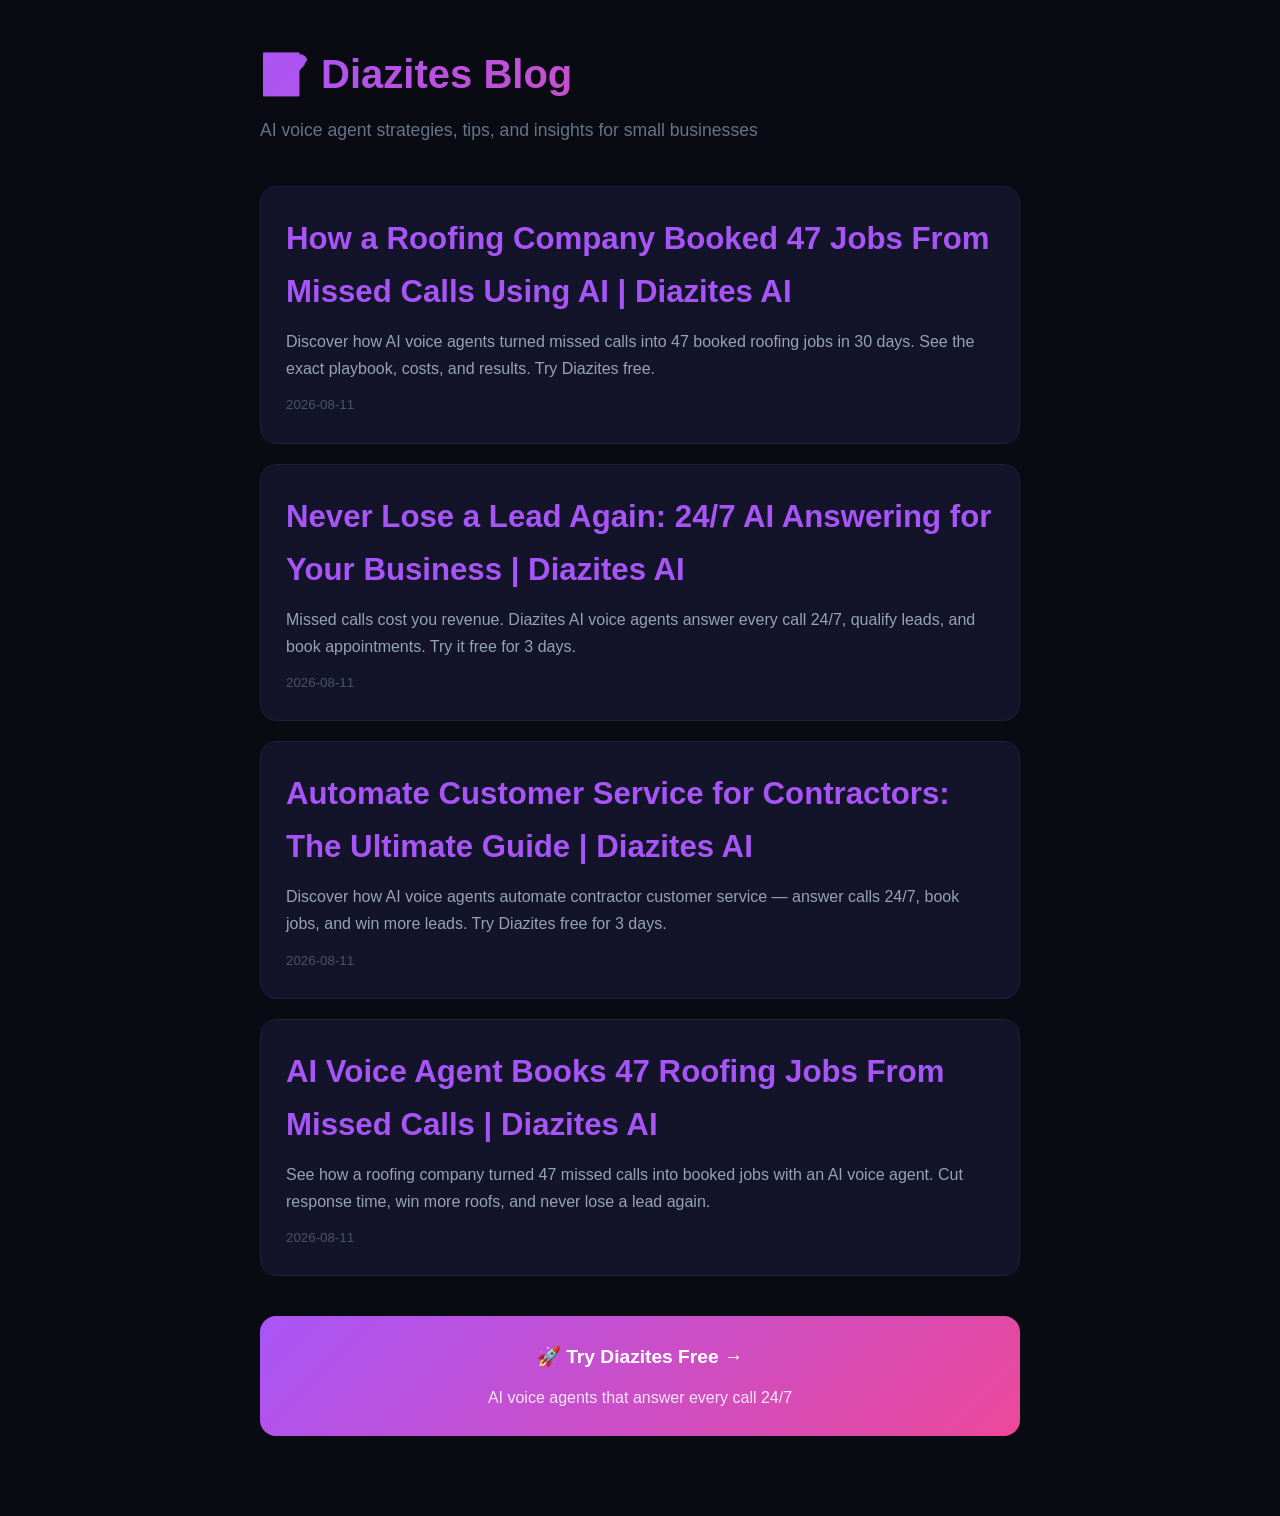
<file: static/blog/index.html>
<!DOCTYPE html>
<html lang="en">
<head>
<meta charset="UTF-8">
<meta name="viewport" content="width=device-width, initial-scale=1.0">
<title>Blog | Diazites AI — AI Voice Agents Insights</title>
<meta name="description" content="AI voice agent tips, strategies, and case studies for small businesses. Learn how to automate calls and never miss a lead.">
<style>
*{margin:0;padding:0;box-sizing:border-box}
body{font-family:-apple-system,BlinkMacSystemFont,'Segoe UI',sans-serif;background:#0a0a12;color:#e2e8f0;line-height:1.7}
.container{max-width:800px;margin:0 auto;padding:40px 20px}
h1{font-size:2.5em;margin-bottom:8px;background:linear-gradient(135deg,#a855f7,#ec4899);-webkit-background-clip:text;-webkit-text-fill-color:transparent}
.subtitle{color:#64748b;font-size:1.1em;margin-bottom:40px}
.cta{background:linear-gradient(135deg,#a855f7,#ec4899);padding:25px;border-radius:16px;text-align:center;margin:40px 0}
.cta a{color:white;font-weight:bold;font-size:1.2em;text-decoration:none}
</style>
</head>
<body>
<div class="container">
<h1>📝 Diazites Blog</h1>
<p class="subtitle">AI voice agent strategies, tips, and insights for small businesses</p>
<article style="background:#13132a;border:1px solid #1e1e3e;border-radius:16px;padding:25px;margin-bottom:20px">
<h2 style="margin:0 0 10px"><a href="/blog/2026-08-11-roofing-company-booked-47-jobs-missed-calls-ai.html" style="color:#a855f7;text-decoration:none;font-size:1.3em">How a Roofing Company Booked 47 Jobs From Missed Calls Using AI | Diazites AI</a></h2>
<p style="color:#94a3b8;margin:0 0 8px">Discover how AI voice agents turned missed calls into 47 booked roofing jobs in 30 days. See the exact playbook, costs, and results. Try Diazites free.</p>
<small style="color:#475569">2026-08-11</small>
</article><article style="background:#13132a;border:1px solid #1e1e3e;border-radius:16px;padding:25px;margin-bottom:20px">
<h2 style="margin:0 0 10px"><a href="/blog/2026-08-11-never-lose-a-lead-again-247-ai-answering.html" style="color:#a855f7;text-decoration:none;font-size:1.3em">Never Lose a Lead Again: 24/7 AI Answering for Your Business | Diazites AI</a></h2>
<p style="color:#94a3b8;margin:0 0 8px">Missed calls cost you revenue. Diazites AI voice agents answer every call 24/7, qualify leads, and book appointments. Try it free for 3 days.</p>
<small style="color:#475569">2026-08-11</small>
</article><article style="background:#13132a;border:1px solid #1e1e3e;border-radius:16px;padding:25px;margin-bottom:20px">
<h2 style="margin:0 0 10px"><a href="/blog/2026-08-11-automate-customer-service-contractors.html" style="color:#a855f7;text-decoration:none;font-size:1.3em">Automate Customer Service for Contractors: The Ultimate Guide | Diazites AI</a></h2>
<p style="color:#94a3b8;margin:0 0 8px">Discover how AI voice agents automate contractor customer service — answer calls 24/7, book jobs, and win more leads. Try Diazites free for 3 days.</p>
<small style="color:#475569">2026-08-11</small>
</article><article style="background:#13132a;border:1px solid #1e1e3e;border-radius:16px;padding:25px;margin-bottom:20px">
<h2 style="margin:0 0 10px"><a href="/blog/2026-08-11-ai-voice-agent-roofing-missed-calls-47-jobs.html" style="color:#a855f7;text-decoration:none;font-size:1.3em">AI Voice Agent Books 47 Roofing Jobs From Missed Calls | Diazites AI</a></h2>
<p style="color:#94a3b8;margin:0 0 8px">See how a roofing company turned 47 missed calls into booked jobs with an AI voice agent. Cut response time, win more roofs, and never lose a lead again.</p>
<small style="color:#475569">2026-08-11</small>
</article>
<div class="cta">
  <a href="https://diazites.online">🚀 Try Diazites Free →</a>
  <p style="color:rgba(255,255,255,0.85);margin-top:10px">AI voice agents that answer every call 24/7</p>
</div>
</div>
</body>
</html>
</file>
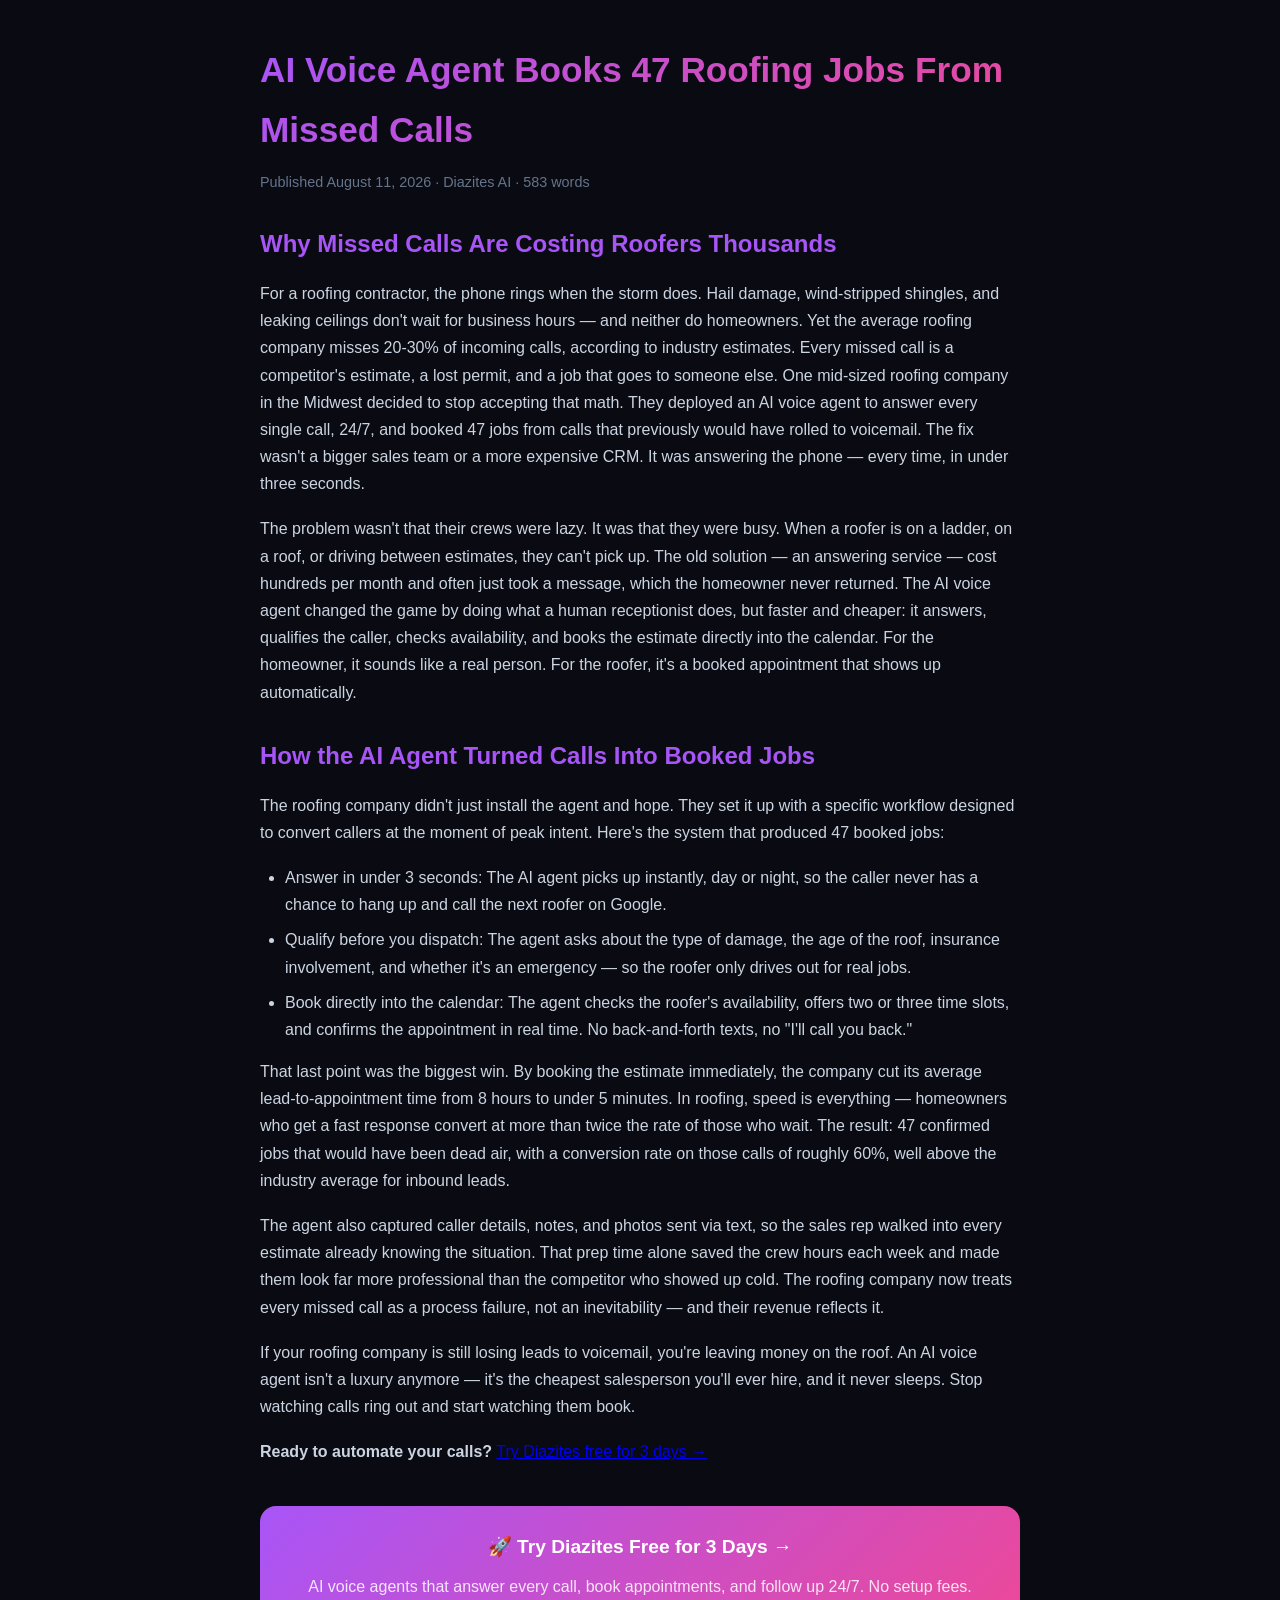
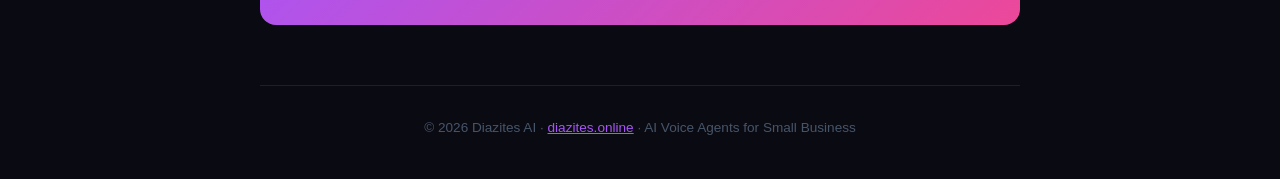
<file: static/blog/2026-08-11-ai-voice-agent-roofing-missed-calls-47-jobs.html>
<!DOCTYPE html>
<html lang="en">
<head>
<meta charset="UTF-8">
<meta name="viewport" content="width=device-width, initial-scale=1.0">
<title>AI Voice Agent Books 47 Roofing Jobs From Missed Calls | Diazites AI</title>
<meta name="description" content="See how a roofing company turned 47 missed calls into booked jobs with an AI voice agent. Cut response time, win more roofs, and never lose a lead again.">
<meta name="keywords" content="AI voice agent for roofing, missed call AI, roofing lead response, AI answering service, roofing contractor automation">
<meta property="og:title" content="AI Voice Agent Books 47 Roofing Jobs From Missed Calls">
<meta property="og:description" content="See how a roofing company turned 47 missed calls into booked jobs with an AI voice agent. Cut response time, win more roofs, and never lose a lead again.">
<meta property="og:url" content="https://diazites.online/blog/2026-08-11-ai-voice-agent-roofing-missed-calls-47-jobs.html">
<meta property="og:type" content="article">
<link rel="canonical" href="https://diazites.online/blog/2026-08-11-ai-voice-agent-roofing-missed-calls-47-jobs.html">
<style>
  *{margin:0;padding:0;box-sizing:border-box}
  body{font-family:-apple-system,BlinkMacSystemFont,'Segoe UI',sans-serif;background:#0a0a12;color:#e2e8f0;line-height:1.7}
  .container{max-width:800px;margin:0 auto;padding:40px 20px}
  h1{font-size:2.2em;margin-bottom:10px;background:linear-gradient(135deg,#a855f7,#ec4899);-webkit-background-clip:text;-webkit-text-fill-color:transparent}
  h2{font-size:1.5em;margin:30px 0 15px;color:#a855f7}
  p{margin-bottom:18px;color:#cbd5e1}
  ul{margin:15px 0 15px 25px}
  li{margin-bottom:8px;color:#cbd5e1}
  .meta{color:#64748b;font-size:0.9em;margin-bottom:30px}
  .cta{background:linear-gradient(135deg,#a855f7,#ec4899);padding:25px;border-radius:16px;text-align:center;margin:40px 0}
  .cta a{color:white;font-weight:bold;font-size:1.2em;text-decoration:none}
  .cta p{color:rgba(255,255,255,0.85);margin:10px 0 0}
  .footer{text-align:center;color:#475569;font-size:0.85em;margin-top:60px;padding-top:30px;border-top:1px solid #1e1e2e}
</style>
</head>
<body>
<div class="container">
<h1>AI Voice Agent Books 47 Roofing Jobs From Missed Calls</h1>
<div class="meta">Published August 11, 2026 · Diazites AI · 583 words</div>
<h2>Why Missed Calls Are Costing Roofers Thousands</h2>
<p>For a roofing contractor, the phone rings when the storm does. Hail damage, wind-stripped shingles, and leaking ceilings don't wait for business hours — and neither do homeowners. Yet the average roofing company misses 20-30% of incoming calls, according to industry estimates. Every missed call is a competitor's estimate, a lost permit, and a job that goes to someone else. One mid-sized roofing company in the Midwest decided to stop accepting that math. They deployed an AI voice agent to answer every single call, 24/7, and booked 47 jobs from calls that previously would have rolled to voicemail. The fix wasn't a bigger sales team or a more expensive CRM. It was answering the phone — every time, in under three seconds.</p>
<p>The problem wasn't that their crews were lazy. It was that they were busy. When a roofer is on a ladder, on a roof, or driving between estimates, they can't pick up. The old solution — an answering service — cost hundreds per month and often just took a message, which the homeowner never returned. The AI voice agent changed the game by doing what a human receptionist does, but faster and cheaper: it answers, qualifies the caller, checks availability, and books the estimate directly into the calendar. For the homeowner, it sounds like a real person. For the roofer, it's a booked appointment that shows up automatically.</p>
<h2>How the AI Agent Turned Calls Into Booked Jobs</h2>
<p>The roofing company didn't just install the agent and hope. They set it up with a specific workflow designed to convert callers at the moment of peak intent. Here's the system that produced 47 booked jobs:</p>
<ul><li>Answer in under 3 seconds: The AI agent picks up instantly, day or night, so the caller never has a chance to hang up and call the next roofer on Google.</li><li>Qualify before you dispatch: The agent asks about the type of damage, the age of the roof, insurance involvement, and whether it's an emergency — so the roofer only drives out for real jobs.</li><li>Book directly into the calendar: The agent checks the roofer's availability, offers two or three time slots, and confirms the appointment in real time. No back-and-forth texts, no "I'll call you back."</li></ul>
<p>That last point was the biggest win. By booking the estimate immediately, the company cut its average lead-to-appointment time from 8 hours to under 5 minutes. In roofing, speed is everything — homeowners who get a fast response convert at more than twice the rate of those who wait. The result: 47 confirmed jobs that would have been dead air, with a conversion rate on those calls of roughly 60%, well above the industry average for inbound leads.</p>
<p>The agent also captured caller details, notes, and photos sent via text, so the sales rep walked into every estimate already knowing the situation. That prep time alone saved the crew hours each week and made them look far more professional than the competitor who showed up cold. The roofing company now treats every missed call as a process failure, not an inevitability — and their revenue reflects it.</p>
<p>If your roofing company is still losing leads to voicemail, you're leaving money on the roof. An AI voice agent isn't a luxury anymore — it's the cheapest salesperson you'll ever hire, and it never sleeps. Stop watching calls ring out and start watching them book.</p>
<p><strong>Ready to automate your calls?</strong> <a href="https://diazites.online">Try Diazites free for 3 days →</a></p>
<div class="cta">
  <a href="https://diazites.online">🚀 Try Diazites Free for 3 Days →</a>
  <p>AI voice agents that answer every call, book appointments, and follow up 24/7. No setup fees.</p>
</div>
<div class="footer">
  © 2026 Diazites AI · <a href="https://diazites.online" style="color:#a855f7">diazites.online</a> · AI Voice Agents for Small Business
</div>
</div>
</body>
</html>
</file>
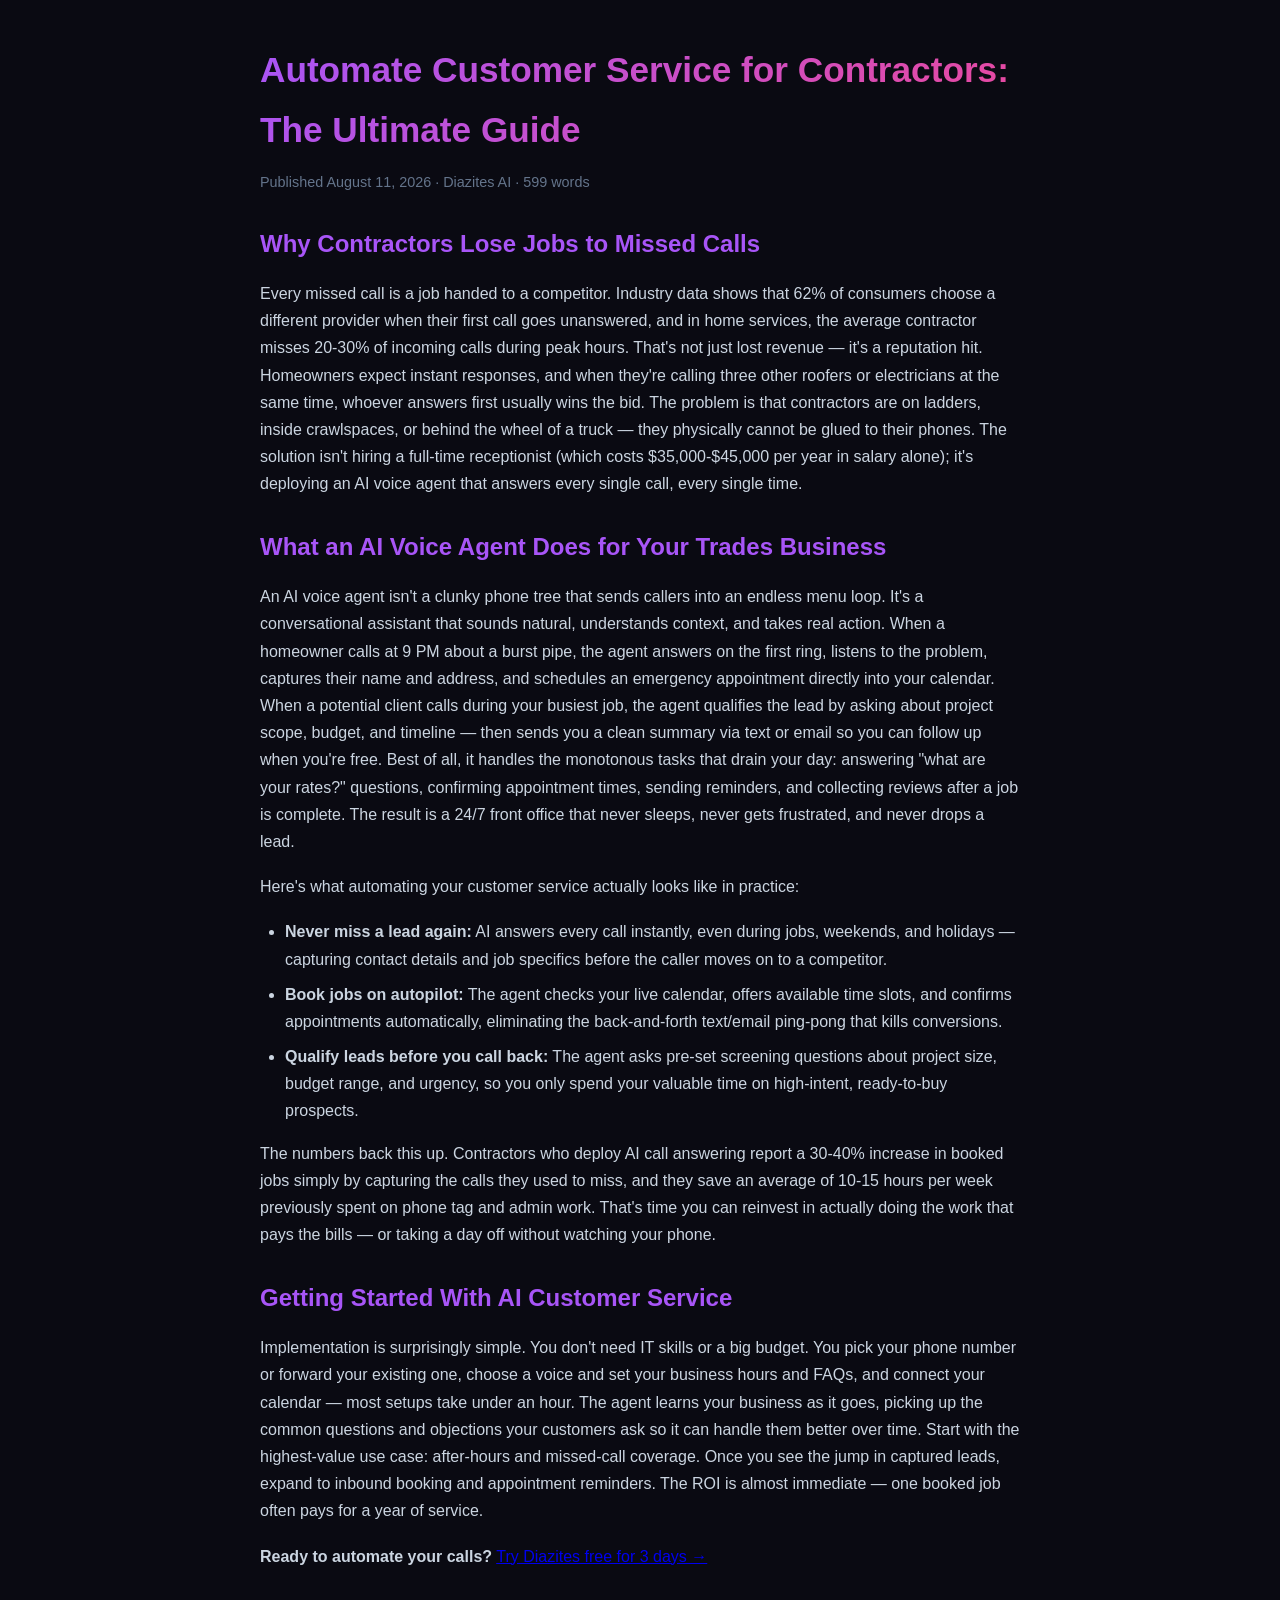
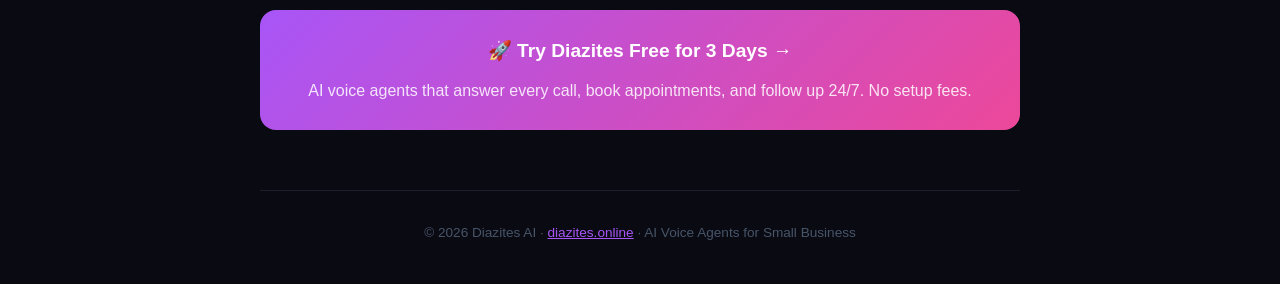
<file: static/blog/2026-08-11-automate-customer-service-contractors.html>
<!DOCTYPE html>
<html lang="en">
<head>
<meta charset="UTF-8">
<meta name="viewport" content="width=device-width, initial-scale=1.0">
<title>Automate Customer Service for Contractors: The Ultimate Guide | Diazites AI</title>
<meta name="description" content="Discover how AI voice agents automate contractor customer service — answer calls 24/7, book jobs, and win more leads. Try Diazites free for 3 days.">
<meta name="keywords" content="AI voice agent for contractors, automate customer service contractors, contractor call answering, AI answering service construction, lead capture automation">
<meta property="og:title" content="Automate Customer Service for Contractors: The Ultimate Guide">
<meta property="og:description" content="Discover how AI voice agents automate contractor customer service — answer calls 24/7, book jobs, and win more leads. Try Diazites free for 3 days.">
<meta property="og:url" content="https://diazites.online/blog/2026-08-11-automate-customer-service-contractors.html">
<meta property="og:type" content="article">
<link rel="canonical" href="https://diazites.online/blog/2026-08-11-automate-customer-service-contractors.html">
<style>
  *{margin:0;padding:0;box-sizing:border-box}
  body{font-family:-apple-system,BlinkMacSystemFont,'Segoe UI',sans-serif;background:#0a0a12;color:#e2e8f0;line-height:1.7}
  .container{max-width:800px;margin:0 auto;padding:40px 20px}
  h1{font-size:2.2em;margin-bottom:10px;background:linear-gradient(135deg,#a855f7,#ec4899);-webkit-background-clip:text;-webkit-text-fill-color:transparent}
  h2{font-size:1.5em;margin:30px 0 15px;color:#a855f7}
  p{margin-bottom:18px;color:#cbd5e1}
  ul{margin:15px 0 15px 25px}
  li{margin-bottom:8px;color:#cbd5e1}
  .meta{color:#64748b;font-size:0.9em;margin-bottom:30px}
  .cta{background:linear-gradient(135deg,#a855f7,#ec4899);padding:25px;border-radius:16px;text-align:center;margin:40px 0}
  .cta a{color:white;font-weight:bold;font-size:1.2em;text-decoration:none}
  .cta p{color:rgba(255,255,255,0.85);margin:10px 0 0}
  .footer{text-align:center;color:#475569;font-size:0.85em;margin-top:60px;padding-top:30px;border-top:1px solid #1e1e2e}
</style>
</head>
<body>
<div class="container">
<h1>Automate Customer Service for Contractors: The Ultimate Guide</h1>
<div class="meta">Published August 11, 2026 · Diazites AI · 599 words</div>
<h2>Why Contractors Lose Jobs to Missed Calls</h2>
<p>Every missed call is a job handed to a competitor. Industry data shows that 62% of consumers choose a different provider when their first call goes unanswered, and in home services, the average contractor misses 20-30% of incoming calls during peak hours. That's not just lost revenue — it's a reputation hit. Homeowners expect instant responses, and when they're calling three other roofers or electricians at the same time, whoever answers first usually wins the bid. The problem is that contractors are on ladders, inside crawlspaces, or behind the wheel of a truck — they physically cannot be glued to their phones. The solution isn't hiring a full-time receptionist (which costs $35,000-$45,000 per year in salary alone); it's deploying an AI voice agent that answers every single call, every single time.</p>
<h2>What an AI Voice Agent Does for Your Trades Business</h2>
<p>An AI voice agent isn't a clunky phone tree that sends callers into an endless menu loop. It's a conversational assistant that sounds natural, understands context, and takes real action. When a homeowner calls at 9 PM about a burst pipe, the agent answers on the first ring, listens to the problem, captures their name and address, and schedules an emergency appointment directly into your calendar. When a potential client calls during your busiest job, the agent qualifies the lead by asking about project scope, budget, and timeline — then sends you a clean summary via text or email so you can follow up when you're free. Best of all, it handles the monotonous tasks that drain your day: answering "what are your rates?" questions, confirming appointment times, sending reminders, and collecting reviews after a job is complete. The result is a 24/7 front office that never sleeps, never gets frustrated, and never drops a lead.</p>
<p>Here's what automating your customer service actually looks like in practice:</p>
<ul><li><strong>Never miss a lead again:</strong> AI answers every call instantly, even during jobs, weekends, and holidays — capturing contact details and job specifics before the caller moves on to a competitor.</li><li><strong>Book jobs on autopilot:</strong> The agent checks your live calendar, offers available time slots, and confirms appointments automatically, eliminating the back-and-forth text/email ping-pong that kills conversions.</li><li><strong>Qualify leads before you call back:</strong> The agent asks pre-set screening questions about project size, budget range, and urgency, so you only spend your valuable time on high-intent, ready-to-buy prospects.</li></ul>
<p>The numbers back this up. Contractors who deploy AI call answering report a 30-40% increase in booked jobs simply by capturing the calls they used to miss, and they save an average of 10-15 hours per week previously spent on phone tag and admin work. That's time you can reinvest in actually doing the work that pays the bills — or taking a day off without watching your phone.</p>
<h2>Getting Started With AI Customer Service</h2>
<p>Implementation is surprisingly simple. You don't need IT skills or a big budget. You pick your phone number or forward your existing one, choose a voice and set your business hours and FAQs, and connect your calendar — most setups take under an hour. The agent learns your business as it goes, picking up the common questions and objections your customers ask so it can handle them better over time. Start with the highest-value use case: after-hours and missed-call coverage. Once you see the jump in captured leads, expand to inbound booking and appointment reminders. The ROI is almost immediate — one booked job often pays for a year of service.</p>
<p><strong>Ready to automate your calls?</strong> <a href="https://diazites.online">Try Diazites free for 3 days →</a></p>
<div class="cta">
  <a href="https://diazites.online">🚀 Try Diazites Free for 3 Days →</a>
  <p>AI voice agents that answer every call, book appointments, and follow up 24/7. No setup fees.</p>
</div>
<div class="footer">
  © 2026 Diazites AI · <a href="https://diazites.online" style="color:#a855f7">diazites.online</a> · AI Voice Agents for Small Business
</div>
</div>
</body>
</html>
</file>
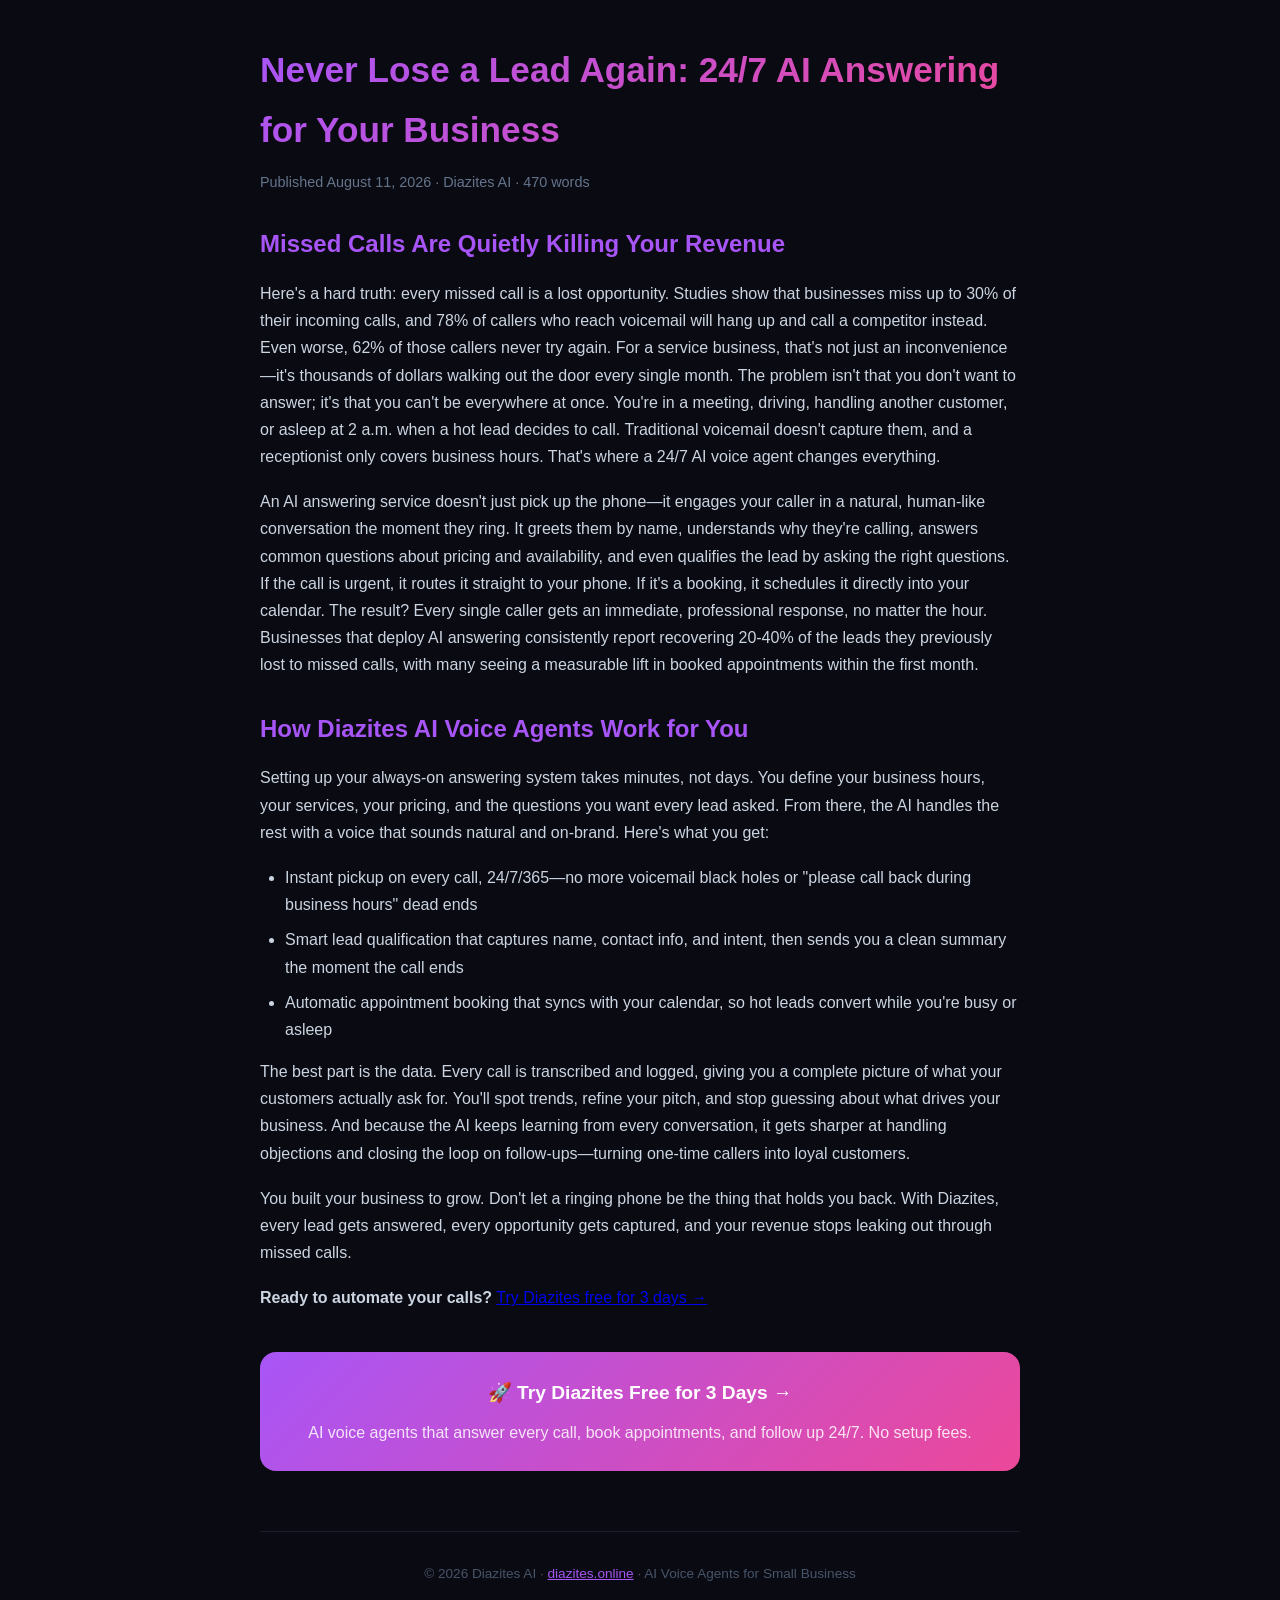
<file: static/blog/2026-08-11-never-lose-a-lead-again-247-ai-answering.html>
<!DOCTYPE html>
<html lang="en">
<head>
<meta charset="UTF-8">
<meta name="viewport" content="width=device-width, initial-scale=1.0">
<title>Never Lose a Lead Again: 24/7 AI Answering for Your Business | Diazites AI</title>
<meta name="description" content="Missed calls cost you revenue. Diazites AI voice agents answer every call 24/7, qualify leads, and book appointments. Try it free for 3 days.">
<meta name="keywords" content="AI answering service, 24/7 AI voice agent, never lose a lead, AI call answering for business">
<meta property="og:title" content="Never Lose a Lead Again: 24/7 AI Answering for Your Business">
<meta property="og:description" content="Missed calls cost you revenue. Diazites AI voice agents answer every call 24/7, qualify leads, and book appointments. Try it free for 3 days.">
<meta property="og:url" content="https://diazites.online/blog/2026-08-11-never-lose-a-lead-again-247-ai-answering.html">
<meta property="og:type" content="article">
<link rel="canonical" href="https://diazites.online/blog/2026-08-11-never-lose-a-lead-again-247-ai-answering.html">
<style>
  *{margin:0;padding:0;box-sizing:border-box}
  body{font-family:-apple-system,BlinkMacSystemFont,'Segoe UI',sans-serif;background:#0a0a12;color:#e2e8f0;line-height:1.7}
  .container{max-width:800px;margin:0 auto;padding:40px 20px}
  h1{font-size:2.2em;margin-bottom:10px;background:linear-gradient(135deg,#a855f7,#ec4899);-webkit-background-clip:text;-webkit-text-fill-color:transparent}
  h2{font-size:1.5em;margin:30px 0 15px;color:#a855f7}
  p{margin-bottom:18px;color:#cbd5e1}
  ul{margin:15px 0 15px 25px}
  li{margin-bottom:8px;color:#cbd5e1}
  .meta{color:#64748b;font-size:0.9em;margin-bottom:30px}
  .cta{background:linear-gradient(135deg,#a855f7,#ec4899);padding:25px;border-radius:16px;text-align:center;margin:40px 0}
  .cta a{color:white;font-weight:bold;font-size:1.2em;text-decoration:none}
  .cta p{color:rgba(255,255,255,0.85);margin:10px 0 0}
  .footer{text-align:center;color:#475569;font-size:0.85em;margin-top:60px;padding-top:30px;border-top:1px solid #1e1e2e}
</style>
</head>
<body>
<div class="container">
<h1>Never Lose a Lead Again: 24/7 AI Answering for Your Business</h1>
<div class="meta">Published August 11, 2026 · Diazites AI · 470 words</div>
<h2>Missed Calls Are Quietly Killing Your Revenue</h2>
<p>Here's a hard truth: every missed call is a lost opportunity. Studies show that businesses miss up to 30% of their incoming calls, and 78% of callers who reach voicemail will hang up and call a competitor instead. Even worse, 62% of those callers never try again. For a service business, that's not just an inconvenience—it's thousands of dollars walking out the door every single month. The problem isn't that you don't want to answer; it's that you can't be everywhere at once. You're in a meeting, driving, handling another customer, or asleep at 2 a.m. when a hot lead decides to call. Traditional voicemail doesn't capture them, and a receptionist only covers business hours. That's where a 24/7 AI voice agent changes everything.</p>
<p>An AI answering service doesn't just pick up the phone—it engages your caller in a natural, human-like conversation the moment they ring. It greets them by name, understands why they're calling, answers common questions about pricing and availability, and even qualifies the lead by asking the right questions. If the call is urgent, it routes it straight to your phone. If it's a booking, it schedules it directly into your calendar. The result? Every single caller gets an immediate, professional response, no matter the hour. Businesses that deploy AI answering consistently report recovering 20-40% of the leads they previously lost to missed calls, with many seeing a measurable lift in booked appointments within the first month.</p>
<h2>How Diazites AI Voice Agents Work for You</h2>
<p>Setting up your always-on answering system takes minutes, not days. You define your business hours, your services, your pricing, and the questions you want every lead asked. From there, the AI handles the rest with a voice that sounds natural and on-brand. Here's what you get:</p>
<ul><li>Instant pickup on every call, 24/7/365—no more voicemail black holes or "please call back during business hours" dead ends</li><li>Smart lead qualification that captures name, contact info, and intent, then sends you a clean summary the moment the call ends</li><li>Automatic appointment booking that syncs with your calendar, so hot leads convert while you're busy or asleep</li></ul>
<p>The best part is the data. Every call is transcribed and logged, giving you a complete picture of what your customers actually ask for. You'll spot trends, refine your pitch, and stop guessing about what drives your business. And because the AI keeps learning from every conversation, it gets sharper at handling objections and closing the loop on follow-ups—turning one-time callers into loyal customers.</p>
<p>You built your business to grow. Don't let a ringing phone be the thing that holds you back. With Diazites, every lead gets answered, every opportunity gets captured, and your revenue stops leaking out through missed calls.</p>
<p><strong>Ready to automate your calls?</strong> <a href="https://diazites.online">Try Diazites free for 3 days →</a></p>
<div class="cta">
  <a href="https://diazites.online">🚀 Try Diazites Free for 3 Days →</a>
  <p>AI voice agents that answer every call, book appointments, and follow up 24/7. No setup fees.</p>
</div>
<div class="footer">
  © 2026 Diazites AI · <a href="https://diazites.online" style="color:#a855f7">diazites.online</a> · AI Voice Agents for Small Business
</div>
</div>
</body>
</html>
</file>
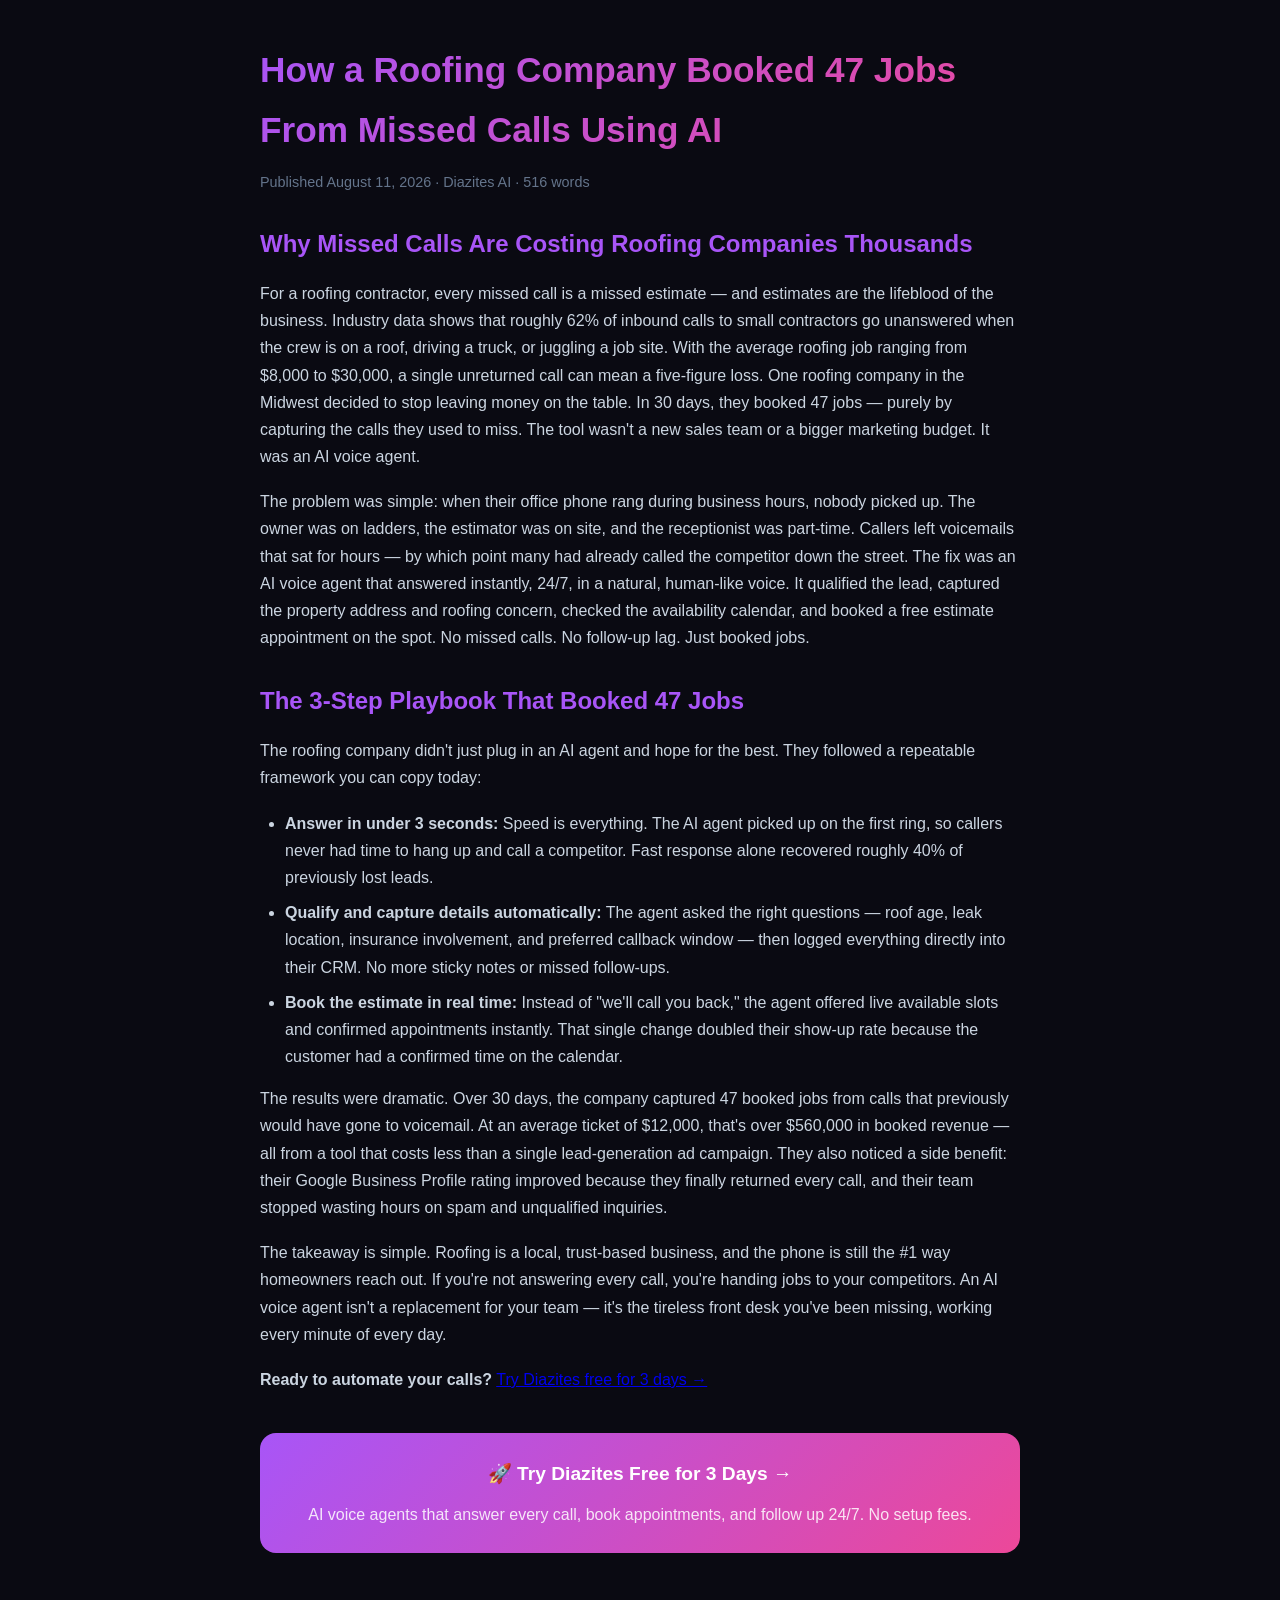
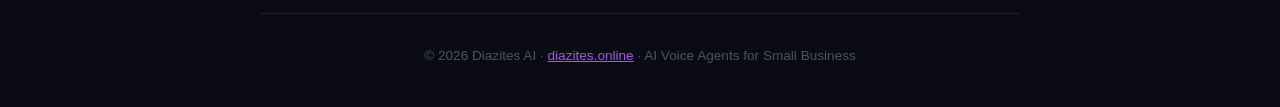
<file: static/blog/2026-08-11-roofing-company-booked-47-jobs-missed-calls-ai.html>
<!DOCTYPE html>
<html lang="en">
<head>
<meta charset="UTF-8">
<meta name="viewport" content="width=device-width, initial-scale=1.0">
<title>How a Roofing Company Booked 47 Jobs From Missed Calls Using AI | Diazites AI</title>
<meta name="description" content="Discover how AI voice agents turned missed calls into 47 booked roofing jobs in 30 days. See the exact playbook, costs, and results. Try Diazites free.">
<meta name="keywords" content="AI voice agent for roofing, missed call recovery, roofing lead generation, AI answering service, book more roofing jobs">
<meta property="og:title" content="How a Roofing Company Booked 47 Jobs From Missed Calls Using AI">
<meta property="og:description" content="Discover how AI voice agents turned missed calls into 47 booked roofing jobs in 30 days. See the exact playbook, costs, and results. Try Diazites free.">
<meta property="og:url" content="https://diazites.online/blog/2026-08-11-roofing-company-booked-47-jobs-missed-calls-ai.html">
<meta property="og:type" content="article">
<link rel="canonical" href="https://diazites.online/blog/2026-08-11-roofing-company-booked-47-jobs-missed-calls-ai.html">
<style>
  *{margin:0;padding:0;box-sizing:border-box}
  body{font-family:-apple-system,BlinkMacSystemFont,'Segoe UI',sans-serif;background:#0a0a12;color:#e2e8f0;line-height:1.7}
  .container{max-width:800px;margin:0 auto;padding:40px 20px}
  h1{font-size:2.2em;margin-bottom:10px;background:linear-gradient(135deg,#a855f7,#ec4899);-webkit-background-clip:text;-webkit-text-fill-color:transparent}
  h2{font-size:1.5em;margin:30px 0 15px;color:#a855f7}
  p{margin-bottom:18px;color:#cbd5e1}
  ul{margin:15px 0 15px 25px}
  li{margin-bottom:8px;color:#cbd5e1}
  .meta{color:#64748b;font-size:0.9em;margin-bottom:30px}
  .cta{background:linear-gradient(135deg,#a855f7,#ec4899);padding:25px;border-radius:16px;text-align:center;margin:40px 0}
  .cta a{color:white;font-weight:bold;font-size:1.2em;text-decoration:none}
  .cta p{color:rgba(255,255,255,0.85);margin:10px 0 0}
  .footer{text-align:center;color:#475569;font-size:0.85em;margin-top:60px;padding-top:30px;border-top:1px solid #1e1e2e}
</style>
</head>
<body>
<div class="container">
<h1>How a Roofing Company Booked 47 Jobs From Missed Calls Using AI</h1>
<div class="meta">Published August 11, 2026 · Diazites AI · 516 words</div>
<h2>Why Missed Calls Are Costing Roofing Companies Thousands</h2>
<p>For a roofing contractor, every missed call is a missed estimate — and estimates are the lifeblood of the business. Industry data shows that roughly 62% of inbound calls to small contractors go unanswered when the crew is on a roof, driving a truck, or juggling a job site. With the average roofing job ranging from $8,000 to $30,000, a single unreturned call can mean a five-figure loss. One roofing company in the Midwest decided to stop leaving money on the table. In 30 days, they booked 47 jobs — purely by capturing the calls they used to miss. The tool wasn't a new sales team or a bigger marketing budget. It was an AI voice agent.</p>
<p>The problem was simple: when their office phone rang during business hours, nobody picked up. The owner was on ladders, the estimator was on site, and the receptionist was part-time. Callers left voicemails that sat for hours — by which point many had already called the competitor down the street. The fix was an AI voice agent that answered instantly, 24/7, in a natural, human-like voice. It qualified the lead, captured the property address and roofing concern, checked the availability calendar, and booked a free estimate appointment on the spot. No missed calls. No follow-up lag. Just booked jobs.</p>
<h2>The 3-Step Playbook That Booked 47 Jobs</h2>
<p>The roofing company didn't just plug in an AI agent and hope for the best. They followed a repeatable framework you can copy today:</p>
<ul><li><strong>Answer in under 3 seconds:</strong> Speed is everything. The AI agent picked up on the first ring, so callers never had time to hang up and call a competitor. Fast response alone recovered roughly 40% of previously lost leads.</li><li><strong>Qualify and capture details automatically:</strong> The agent asked the right questions — roof age, leak location, insurance involvement, and preferred callback window — then logged everything directly into their CRM. No more sticky notes or missed follow-ups.</li><li><strong>Book the estimate in real time:</strong> Instead of "we'll call you back," the agent offered live available slots and confirmed appointments instantly. That single change doubled their show-up rate because the customer had a confirmed time on the calendar.</li></ul>
<p>The results were dramatic. Over 30 days, the company captured 47 booked jobs from calls that previously would have gone to voicemail. At an average ticket of $12,000, that's over $560,000 in booked revenue — all from a tool that costs less than a single lead-generation ad campaign. They also noticed a side benefit: their Google Business Profile rating improved because they finally returned every call, and their team stopped wasting hours on spam and unqualified inquiries.</p>
<p>The takeaway is simple. Roofing is a local, trust-based business, and the phone is still the #1 way homeowners reach out. If you're not answering every call, you're handing jobs to your competitors. An AI voice agent isn't a replacement for your team — it's the tireless front desk you've been missing, working every minute of every day.</p>
<p><strong>Ready to automate your calls?</strong> <a href="https://diazites.online">Try Diazites free for 3 days →</a></p>
<div class="cta">
  <a href="https://diazites.online">🚀 Try Diazites Free for 3 Days →</a>
  <p>AI voice agents that answer every call, book appointments, and follow up 24/7. No setup fees.</p>
</div>
<div class="footer">
  © 2026 Diazites AI · <a href="https://diazites.online" style="color:#a855f7">diazites.online</a> · AI Voice Agents for Small Business
</div>
</div>
</body>
</html>
</file>
